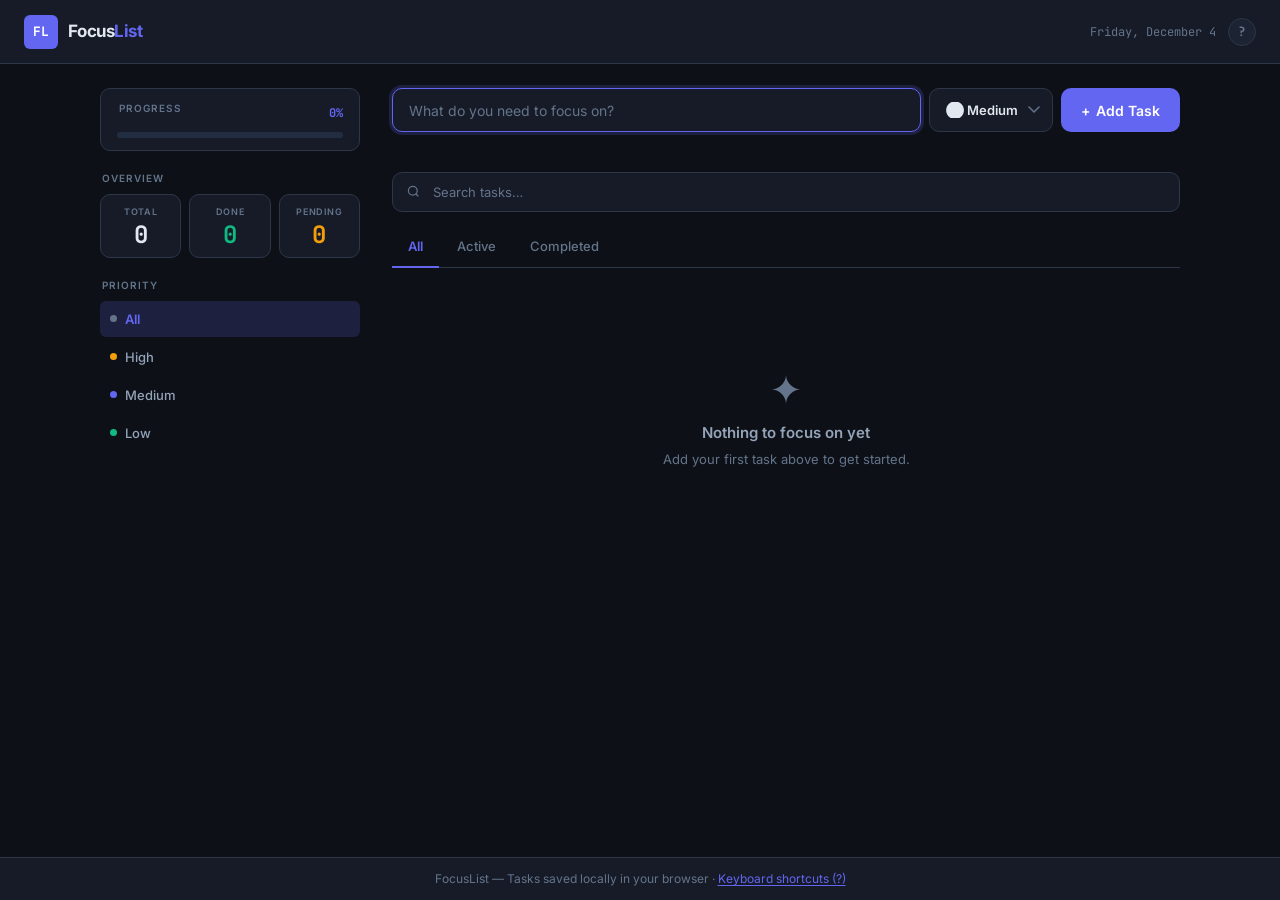
<file: index.html>
<!DOCTYPE html>
<html lang="en">
<head>
  <meta charset="UTF-8">
  <meta name="viewport" content="width=device-width, initial-scale=1, viewport-fit=cover">
  <meta name="description" content="FocusList — A clean, accessible task management app to organize your daily tasks with priority tracking, smart filters, and local persistence.">
  <meta name="theme-color" content="#111827">
  <meta name="color-scheme" content="dark">

  <!-- Open Graph -->
  <meta property="og:title" content="FocusList — Stay Focused">
  <meta property="og:description" content="A clean, accessible task management app to organize your daily tasks.">
  <meta property="og:type" content="website">

  <title>FocusList — Stay Focused</title>

  <!-- Favicon (inline SVG data URI) -->
  <link rel="icon" href="data:image/svg+xml,<svg xmlns='http://www.w3.org/2000/svg' viewBox='0 0 32 32'><rect width='32' height='32' rx='7' fill='%236366f1'/><text x='6' y='22' font-family='monospace' font-weight='700' font-size='15' fill='white'>FL</text></svg>">

  <!-- Fonts -->
  <link rel="preconnect" href="https://fonts.googleapis.com">
  <link rel="preconnect" href="https://fonts.gstatic.com" crossorigin>
  <link href="https://fonts.googleapis.com/css2?family=Inter:wght@400;500;600;700&family=JetBrains+Mono:wght@500;700&display=swap" rel="stylesheet">

  <link rel="stylesheet" href="style.css">
</head>
<body>

<!-- ── SKIP NAVIGATION ── -->
<a href="#main-content" class="skip-link">Skip to main content</a>

<!-- ── TOAST CONTAINER ── -->
<div id="toastContainer" class="toast-container" aria-live="polite" aria-atomic="false"></div>

<!-- ── KEYBOARD SHORTCUTS MODAL ── -->
<div id="shortcutsModal" class="modal-overlay" role="dialog" aria-modal="true" aria-labelledby="shortcutsTitle" hidden>
  <div class="modal-box">
    <div class="modal-header">
      <h2 id="shortcutsTitle" class="modal-title">Keyboard Shortcuts</h2>
      <button class="modal-close" id="shortcutsClose" aria-label="Close shortcuts dialog" type="button">✕</button>
    </div>
    <dl class="shortcuts-list">
      <div class="shortcut-row"><dt><kbd>N</kbd></dt><dd>Focus new task input</dd></div>
      <div class="shortcut-row"><dt><kbd>/</kbd></dt><dd>Focus search</dd></div>
      <div class="shortcut-row"><dt><kbd>?</kbd></dt><dd>Show this dialog</dd></div>
      <div class="shortcut-row"><dt><kbd>1</kbd> <kbd>2</kbd> <kbd>3</kbd></dt><dd>Switch status filter</dd></div>
      <div class="shortcut-row"><dt><kbd>Esc</kbd></dt><dd>Close dialog / cancel edit</dd></div>
      <div class="shortcut-row"><dt><kbd>Enter</kbd></dt><dd>Add task / save edit</dd></div>
    </dl>
  </div>
</div>

<div class="app" id="app">

  <!-- ── HEADER ── -->
  <header role="banner">
    <div class="logo" aria-label="FocusList application">
      <div class="logo-mark" aria-hidden="true">FL</div>
      <div class="logo-name">Focus<span>List</span></div>
    </div>

    <div class="header-right">
      <time class="header-date" id="headerDate" aria-live="polite"></time>
      <button
        class="shortcuts-btn"
        id="shortcutsBtn"
        type="button"
        aria-label="View keyboard shortcuts"
        title="Keyboard shortcuts (?)"
      >?</button>
    </div>
  </header>

  <!-- ── MAIN ── -->
  <main id="main-content" role="main">

    <!-- SIDEBAR -->
    <aside class="sidebar" aria-label="Task statistics and filters">

      <!-- Progress Bar -->
      <section class="progress-section" aria-label="Task completion progress">
        <div class="progress-header">
          <span class="section-label">Progress</span>
          <span class="progress-pct" id="progressPct" aria-live="polite">0%</span>
        </div>
        <div
          class="progress-bar-track"
          role="progressbar"
          aria-valuenow="0"
          aria-valuemin="0"
          aria-valuemax="100"
          aria-label="Task completion percentage"
          id="progressBar"
        >
          <div class="progress-bar-fill" id="progressFill"></div>
        </div>
      </section>

      <!-- Statistics -->
      <section class="stats-block" aria-label="Task statistics">
        <h2 class="section-label">Overview</h2>
        <div class="stats-grid" role="group" aria-label="Task counts">
          <div class="stat-card total-card" role="status">
            <div class="stat-label" id="lbl-total">Total</div>
            <div class="stat-value total-v" id="statTotal" aria-labelledby="lbl-total">0</div>
          </div>
          <div class="stat-card done-card" role="status">
            <div class="stat-label" id="lbl-done">Done</div>
            <div class="stat-value done-v" id="statDone" aria-labelledby="lbl-done">0</div>
          </div>
          <div class="stat-card pend-card" role="status">
            <div class="stat-label" id="lbl-pend">Pending</div>
            <div class="stat-value pend-v" id="statPend" aria-labelledby="lbl-pend">0</div>
          </div>
        </div>
      </section>

      <!-- Priority Filter -->
      <nav class="filter-group" aria-label="Filter by priority">
        <h2 class="section-label">Priority</h2>
        <div class="filter-row" id="prioFilters" role="group" aria-label="Priority filter buttons">
          <button class="filter-btn active" data-prio="All" aria-pressed="true">
            <span class="dot dot-all" aria-hidden="true"></span>All
          </button>
          <button class="filter-btn" data-prio="High" aria-pressed="false">
            <span class="dot dot-high" aria-hidden="true"></span>High
          </button>
          <button class="filter-btn" data-prio="Medium" aria-pressed="false">
            <span class="dot dot-med" aria-hidden="true"></span>Medium
          </button>
          <button class="filter-btn" data-prio="Low" aria-pressed="false">
            <span class="dot dot-low" aria-hidden="true"></span>Low
          </button>
        </div>
      </nav>

      <!-- Clear Completed -->
      <div class="sidebar-footer">
        <button
          class="clear-btn"
          id="clearCompleted"
          type="button"
          aria-label="Clear all completed tasks"
          hidden
        >Clear Completed</button>
      </div>
    </aside>

    <!-- MAIN PANEL -->
    <section class="panel" aria-label="Task management">

      <!-- Add Task Form -->
      <form class="add-form" id="addForm" aria-label="Add new task" novalidate>
        <label for="taskInput" class="sr-only">Task title</label>
        <input
          class="add-input"
          id="taskInput"
          type="text"
          placeholder="What do you need to focus on?"
          maxlength="200"
          autocomplete="off"
          aria-label="Enter task title"
          aria-describedby="task-hint inputError"
          aria-required="true"
        >
        <span id="task-hint" class="sr-only">Press Enter or click Add Task to save. Maximum 200 characters.</span>

        <label for="prioSelect" class="sr-only">Priority level</label>
        <select class="prio-select" id="prioSelect" aria-label="Select task priority">
          <option value="Medium">⬤ Medium</option>
          <option value="High">⬤ High</option>
          <option value="Low">⬤ Low</option>
        </select>

        <button class="add-btn" id="addBtn" type="submit" aria-label="Add new task">
          <span aria-hidden="true">+</span> Add Task
        </button>
      </form>

      <!-- Validation message -->
      <div id="inputError" class="input-error" role="alert" aria-live="assertive" aria-atomic="true"></div>

      <!-- Search -->
      <div class="search-bar">
        <svg class="search-icon" aria-hidden="true" viewBox="0 0 20 20" fill="none" width="16" height="16">
          <circle cx="8.5" cy="8.5" r="5.5" stroke="currentColor" stroke-width="1.5"/>
          <path d="M15 15l-2.5-2.5" stroke="currentColor" stroke-width="1.5" stroke-linecap="round"/>
        </svg>
        <label for="searchInput" class="sr-only">Search tasks</label>
        <input
          class="search-input"
          id="searchInput"
          type="search"
          placeholder="Search tasks…"
          aria-label="Search tasks by title"
          autocomplete="off"
        >
        <button class="search-clear" id="searchClear" type="button" aria-label="Clear search" hidden>✕</button>
      </div>

      <!-- Status Tabs -->
      <div class="status-tabs" id="statusTabs" role="tablist" aria-label="Filter tasks by status">
        <button class="tab-btn active" data-status="All"       role="tab" aria-selected="true"  aria-controls="taskList">All</button>
        <button class="tab-btn"        data-status="Active"    role="tab" aria-selected="false" aria-controls="taskList">Active</button>
        <button class="tab-btn"        data-status="Completed" role="tab" aria-selected="false" aria-controls="taskList">Completed</button>
      </div>

      <!-- Task count summary -->
      <div class="list-summary" id="listSummary" aria-live="polite" aria-atomic="true"></div>

      <!-- Task List -->
      <div
        class="task-list"
        id="taskList"
        role="list"
        aria-label="Task list"
      ></div>

      <!-- Screen reader announcements -->
      <div id="srAnnounce" class="sr-only" aria-live="assertive" aria-atomic="true"></div>

    </section>
  </main>

  <!-- ── FOOTER ── -->
  <footer role="contentinfo">
    <p>FocusList &mdash; Tasks saved locally in your browser &middot; <button class="link-btn" id="shortcutsBtnFooter" type="button">Keyboard shortcuts (?)</button></p>
  </footer>
</div>

<script src="app.js"></script>
</body>
</html>
</file>
<file: style.css>
/* ============================================================
   FocusList — style.css
   Architecture:
     1.  Design Tokens (CSS custom properties)
     2.  Reset & Base
     3.  Reduced Motion
     4.  Accessibility Utilities
     5.  Layout
     6.  Header
     7.  Sidebar
     8.  Progress
     9.  Statistics
    10.  Filters
    11.  Main Panel
    12.  Add Form
    13.  Validation
    14.  Search
    15.  Status Tabs
    16.  List Summary
    17.  Task List & Items
    18.  Checkbox
    19.  Task Body & Badges
    20.  Task Actions
    21.  Inline Edit
    22.  Empty State
    23.  Toast Notifications
    24.  Modal / Shortcuts
    25.  Footer
    26.  Scrollbar
    27.  Responsive — Tablet
    28.  Responsive — Mobile
    29.  High Contrast / Forced Colors
   ============================================================ */

/* ── 1. DESIGN TOKENS ── */
:root {
  /* Palette */
  --bg:           #0d1117;
  --surface:      #161b27;
  --surface2:     #1c2333;
  --surface3:     #222d42;
  --border:       #2d3748;
  --border-focus: #6366f1;

  /* Text */
  --text:         #e2e8f0;
  --text-muted:   #64748b;
  --text-subtle:  #94a3b8;

  /* Brand */
  --accent:       #6366f1;
  --accent-hover: #4f52d4;
  --accent-glow:  rgba(99, 102, 241, 0.18);
  --accent-glow2: rgba(99, 102, 241, 0.08);

  /* Priority */
  --high:         #f59e0b;
  --high-bg:      rgba(245, 158, 11, 0.12);
  --med:          #6366f1;
  --med-bg:       rgba(99, 102, 241, 0.12);
  --low:          #10b981;
  --low-bg:       rgba(16, 185, 129, 0.12);

  /* Semantic */
  --danger:       #f43f5e;
  --danger-bg:    rgba(244, 63, 94, 0.12);
  --success:      #10b981;
  --success-bg:   rgba(16, 185, 129, 0.12);
  --warning:      #f59e0b;
  --warning-bg:   rgba(245, 158, 11, 0.12);

  /* Done state */
  --done-text:    #4a5568;
  --done-opacity: 0.55;

  /* Spacing scale */
  --sp-1: 4px;
  --sp-2: 8px;
  --sp-3: 12px;
  --sp-4: 16px;
  --sp-5: 20px;
  --sp-6: 24px;
  --sp-8: 32px;

  /* Border radius */
  --r-sm: 6px;
  --r-md: 10px;
  --r-lg: 14px;
  --r-xl: 18px;
  --r-full: 9999px;

  /* Typography */
  --font-sans:  'Inter', system-ui, -apple-system, sans-serif;
  --font-mono:  'JetBrains Mono', 'Fira Code', monospace;

  /* Shadows */
  --shadow-sm:  0 1px 3px rgba(0,0,0,.4), 0 1px 2px rgba(0,0,0,.25);
  --shadow-md:  0 4px 12px rgba(0,0,0,.5);
  --shadow-lg:  0 10px 30px rgba(0,0,0,.6);

  /* Transitions */
  --t-fast: 0.12s ease;
  --t-base: 0.2s ease;
  --t-slow: 0.3s ease;

  /* Layout */
  --sidebar-w:    260px;
  --content-max:  1120px;
  --header-h:     64px;

  /* Safe areas */
  box-sizing: border-box;
  padding-top: env(safe-area-inset-top, 0px);
  padding-bottom: env(safe-area-inset-bottom, 0px);
}

/* ── 2. RESET & BASE ── */
*, *::before, *::after {
  box-sizing: inherit;
  margin: 0;
  padding: 0;
}

html {
  height: 100%;
  scroll-padding-top: calc(var(--header-h) + env(safe-area-inset-top, 0px));
  -webkit-text-size-adjust: 100%;
  text-size-adjust: 100%;
}

body {
  font-family: var(--font-sans);
  background: var(--bg);
  color: var(--text);
  min-height: 100%;
  line-height: 1.5;
  -webkit-font-smoothing: antialiased;
  -moz-osx-font-smoothing: grayscale;
  overflow-x: hidden;
}

/* ── 3. REDUCED MOTION ── */
@media (prefers-reduced-motion: reduce) {
  *, *::before, *::after {
    transition-duration: 0.01ms !important;
    animation-duration:  0.01ms !important;
    animation-iteration-count: 1 !important;
  }
}

/* ── 4. ACCESSIBILITY UTILITIES ── */
.sr-only {
  position: absolute;
  width: 1px; height: 1px;
  padding: 0; margin: -1px;
  overflow: hidden;
  clip: rect(0, 0, 0, 0);
  white-space: nowrap;
  border: 0;
}

/* Skip link */
.skip-link {
  position: absolute;
  top: -100%;
  left: 16px;
  background: var(--accent);
  color: #fff;
  padding: 10px 20px;
  border-radius: 0 0 var(--r-md) var(--r-md);
  font-size: 14px;
  font-weight: 600;
  text-decoration: none;
  z-index: 9999;
  transition: top var(--t-fast);
}
.skip-link:focus { top: 0; outline: 3px solid #fff; outline-offset: 2px; }

/* Focus ring — consistent visible state */
:focus-visible {
  outline: 2px solid var(--accent);
  outline-offset: 2px;
  border-radius: var(--r-sm);
}
/* Remove default for mouse users */
:focus:not(:focus-visible) { outline: none; }

/* ── 5. LAYOUT ── */
.app {
  display: flex;
  flex-direction: column;
  min-height: 100vh;
}

main {
  display: grid;
  grid-template-columns: var(--sidebar-w) 1fr;
  flex: 1;
  max-width: var(--content-max);
  width: 100%;
  margin: 0 auto;
  padding: var(--sp-6) var(--sp-5);
  align-items: start;
  gap: var(--sp-8);
  contain: layout;
}

/* ── 6. HEADER ── */
header {
  height: var(--header-h);
  padding: 0 var(--sp-6);
  border-bottom: 1px solid var(--border);
  display: flex;
  align-items: center;
  justify-content: space-between;
  background: var(--surface);
  position: sticky;
  top: 0;
  z-index: 100;
  will-change: transform;
  contain: layout style;
  top: env(safe-area-inset-top, 0);
}

.logo {
  display: flex;
  align-items: center;
  gap: var(--sp-2) + 2px;
  gap: 10px;
  user-select: none;
}

.logo-mark {
  width: 34px; height: 34px;
  background: var(--accent);
  border-radius: var(--r-sm);
  display: flex;
  align-items: center;
  justify-content: center;
  font-family: var(--font-mono);
  font-weight: 700;
  font-size: 13px;
  color: #fff;
  letter-spacing: -0.02em;
  flex-shrink: 0;
}

.logo-name {
  font-size: 17px;
  font-weight: 700;
  letter-spacing: -0.03em;
  color: var(--text);
}
.logo-name span { color: var(--accent); }

.header-right {
  display: flex;
  align-items: center;
  gap: var(--sp-3);
}

.header-date {
  font-size: 12px;
  color: var(--text-muted);
  font-family: var(--font-mono);
}

.shortcuts-btn {
  width: 28px; height: 28px;
  background: var(--surface2);
  border: 1px solid var(--border);
  border-radius: var(--r-full);
  color: var(--text-muted);
  font-family: var(--font-mono);
  font-size: 13px;
  font-weight: 700;
  cursor: pointer;
  display: flex;
  align-items: center;
  justify-content: center;
  transition: border-color var(--t-fast), color var(--t-fast);
}
.shortcuts-btn:hover { border-color: var(--accent); color: var(--accent); }

/* ── 7. SIDEBAR ── */
.sidebar {
  position: sticky;
  top: calc(var(--header-h) + var(--sp-6));
}

.section-label {
  font-size: 10px;
  color: var(--text-muted);
  text-transform: uppercase;
  letter-spacing: 0.1em;
  font-weight: 600;
  display: block;
  margin-bottom: var(--sp-2);
  padding-left: 2px;
}

/* ── 8. PROGRESS ── */
.progress-section {
  margin-bottom: var(--sp-5);
  background: var(--surface);
  border: 1px solid var(--border);
  border-radius: var(--r-md);
  padding: var(--sp-3) var(--sp-4);
}

.progress-header {
  display: flex;
  justify-content: space-between;
  align-items: center;
  margin-bottom: var(--sp-2);
}

.progress-pct {
  font-family: var(--font-mono);
  font-size: 12px;
  font-weight: 700;
  color: var(--accent);
}

.progress-bar-track {
  height: 6px;
  background: var(--surface3);
  border-radius: var(--r-full);
  overflow: hidden;
}

.progress-bar-fill {
  height: 100%;
  width: 0%;
  background: linear-gradient(90deg, var(--accent), var(--low));
  border-radius: var(--r-full);
  transition: width var(--t-slow);
  will-change: width;
}

/* ── 9. STATISTICS ── */
.stats-block { margin-bottom: var(--sp-5); }

.stats-grid {
  display: grid;
  grid-template-columns: 1fr 1fr 1fr;
  gap: var(--sp-2);
}

.stat-card {
  background: var(--surface);
  border: 1px solid var(--border);
  border-radius: var(--r-md);
  padding: var(--sp-3) var(--sp-2) + 2px;
  padding: 10px;
  text-align: center;
  transition: border-color var(--t-base);
}
.stat-card:hover { border-color: var(--accent); }

.stat-label {
  font-size: 9px;
  color: var(--text-muted);
  text-transform: uppercase;
  letter-spacing: 0.08em;
  font-weight: 600;
  margin-bottom: 4px;
  display: block;
}

.stat-value {
  font-family: var(--font-mono);
  font-size: 24px;
  font-weight: 700;
  line-height: 1;
  display: block;
  min-width: 2ch;
  transition: color var(--t-base);
}
.total-v { color: var(--text); }
.done-v  { color: var(--success); }
.pend-v  { color: var(--warning); }

/* ── 10. FILTERS ── */
.filter-group { margin-bottom: var(--sp-4); }

.filter-row {
  display: flex;
  flex-direction: column;
  gap: 2px;
}

.filter-btn {
  display: flex;
  align-items: center;
  gap: var(--sp-2);
  width: 100%;
  background: none;
  border: none;
  cursor: pointer;
  text-align: left;
  color: var(--text-subtle);
  font-family: var(--font-sans);
  font-size: 13px;
  font-weight: 500;
  padding: 7px 10px;
  border-radius: var(--r-sm);
  transition: background var(--t-fast), color var(--t-fast);
  min-height: 36px;
}
.filter-btn:hover { background: var(--surface2); color: var(--text); }
.filter-btn.active,
.filter-btn[aria-pressed="true"] {
  background: var(--accent-glow);
  color: var(--accent);
  font-weight: 600;
}

.dot {
  display: inline-block;
  width: 7px; height: 7px;
  border-radius: 50%;
  flex-shrink: 0;
}
.dot-all  { background: var(--text-muted); }
.dot-high { background: var(--high); }
.dot-med  { background: var(--med); }
.dot-low  { background: var(--low); }

.sidebar-footer { margin-top: var(--sp-4); }

.clear-btn {
  background: none;
  border: 1px solid var(--border);
  border-radius: var(--r-sm);
  color: var(--text-muted);
  font-family: var(--font-sans);
  font-size: 12px;
  font-weight: 500;
  padding: 6px 12px;
  cursor: pointer;
  transition: border-color var(--t-fast), color var(--t-fast), background var(--t-fast);
  width: 100%;
}
.clear-btn:hover {
  border-color: var(--danger);
  color: var(--danger);
  background: var(--danger-bg);
}

/* ── 11. MAIN PANEL ── */
.panel { flex: 1; min-width: 0; }

/* ── 12. ADD FORM ── */
.add-form {
  display: flex;
  gap: var(--sp-2);
  margin-bottom: var(--sp-3);
  flex-wrap: wrap;
}

.add-input {
  flex: 1;
  min-width: 180px;
  background: var(--surface);
  border: 1px solid var(--border);
  border-radius: var(--r-md);
  padding: 11px var(--sp-4);
  font-family: var(--font-sans);
  font-size: 14px;
  color: var(--text);
  outline: none;
  transition: border-color var(--t-fast), box-shadow var(--t-fast);
  min-height: 44px;
}
.add-input:focus {
  border-color: var(--border-focus);
  box-shadow: 0 0 0 3px var(--accent-glow);
}
.add-input::placeholder { color: var(--text-muted); }
.add-input.error {
  border-color: var(--danger);
  box-shadow: 0 0 0 3px var(--danger-bg);
}

.prio-select {
  background: var(--surface);
  border: 1px solid var(--border);
  border-radius: var(--r-md);
  padding: 11px var(--sp-4);
  font-family: var(--font-sans);
  font-size: 13px;
  font-weight: 600;
  color: var(--text);
  outline: none;
  cursor: pointer;
  transition: border-color var(--t-fast);
  appearance: none;
  -webkit-appearance: none;
  min-width: 116px;
  min-height: 44px;
  background-image: url("data:image/svg+xml,%3Csvg xmlns='http://www.w3.org/2000/svg' width='12' height='8' viewBox='0 0 12 8'%3E%3Cpath d='M1 1l5 5 5-5' stroke='%2364748b' stroke-width='1.5' fill='none' stroke-linecap='round'/%3E%3C/svg%3E");
  background-repeat: no-repeat;
  background-position: right 12px center;
  padding-right: 34px;
}
.prio-select:focus { border-color: var(--border-focus); box-shadow: 0 0 0 3px var(--accent-glow); }
.prio-select option { background: var(--surface2); }

.add-btn {
  background: var(--accent);
  border: none;
  border-radius: var(--r-md);
  color: #fff;
  font-family: var(--font-sans);
  font-size: 14px;
  font-weight: 600;
  padding: 11px var(--sp-5);
  cursor: pointer;
  transition: background var(--t-fast), transform var(--t-fast), box-shadow var(--t-fast);
  white-space: nowrap;
  min-height: 44px;
  display: flex;
  align-items: center;
  gap: 6px;
}
.add-btn:hover  { background: var(--accent-hover); box-shadow: var(--shadow-sm); }
.add-btn:active { transform: scale(0.97); }

/* ── 13. VALIDATION ERROR ── */
.input-error {
  font-size: 12px;
  color: var(--danger);
  padding-left: 4px;
  min-height: 20px;
  margin-bottom: var(--sp-2);
  display: flex;
  align-items: center;
  gap: 4px;
}
.input-error:not(:empty)::before {
  content: '⚠';
  font-size: 11px;
}

/* ── 14. SEARCH ── */
.search-bar {
  position: relative;
  margin-bottom: var(--sp-4);
}

.search-icon {
  position: absolute;
  left: 14px;
  top: 50%;
  transform: translateY(-50%);
  color: var(--text-muted);
  pointer-events: none;
}

.search-input {
  width: 100%;
  background: var(--surface);
  border: 1px solid var(--border);
  border-radius: var(--r-md);
  padding: 10px var(--sp-4) 10px 40px;
  font-family: var(--font-sans);
  font-size: 13px;
  color: var(--text);
  outline: none;
  transition: border-color var(--t-fast), box-shadow var(--t-fast);
  -webkit-appearance: none;
  min-height: 40px;
}
.search-input:focus {
  border-color: var(--border-focus);
  box-shadow: 0 0 0 3px var(--accent-glow);
}
.search-input::placeholder { color: var(--text-muted); }
.search-input::-webkit-search-cancel-button { display: none; }

.search-clear {
  position: absolute;
  right: 10px;
  top: 50%;
  transform: translateY(-50%);
  background: var(--surface2);
  border: none;
  border-radius: var(--r-full);
  color: var(--text-muted);
  font-size: 11px;
  width: 20px; height: 20px;
  display: flex;
  align-items: center;
  justify-content: center;
  cursor: pointer;
  transition: color var(--t-fast), background var(--t-fast);
}
.search-clear:hover { color: var(--danger); background: var(--danger-bg); }
.search-clear[hidden] { display: none; }

/* ── 15. STATUS TABS ── */
.status-tabs {
  display: flex;
  gap: 2px;
  margin-bottom: var(--sp-2);
  border-bottom: 1px solid var(--border);
}

.tab-btn {
  background: none;
  border: none;
  cursor: pointer;
  font-family: var(--font-sans);
  font-size: 13px;
  font-weight: 500;
  color: var(--text-muted);
  padding: 8px var(--sp-4) 10px;
  border-bottom: 2px solid transparent;
  margin-bottom: -1px;
  transition: color var(--t-fast), border-color var(--t-fast);
  min-height: 40px;
  white-space: nowrap;
}
.tab-btn:hover { color: var(--text); }
.tab-btn.active,
.tab-btn[aria-selected="true"] {
  color: var(--accent);
  border-bottom-color: var(--accent);
  font-weight: 600;
}

/* ── 16. LIST SUMMARY ── */
.list-summary {
  font-size: 12px;
  color: var(--text-muted);
  margin-bottom: var(--sp-3);
  padding-left: 2px;
  min-height: 18px;
}

/* ── 17. TASK LIST & ITEMS ── */
.task-list {
  display: flex;
  flex-direction: column;
  gap: var(--sp-2);
  contain: content;
}

.task-item {
  background: var(--surface);
  border: 1px solid var(--border);
  border-left: 3px solid transparent;
  border-radius: var(--r-md);
  padding: 13px var(--sp-4);
  display: flex;
  align-items: flex-start;
  gap: var(--sp-3);
  transition: border-color var(--t-fast), background var(--t-fast), opacity var(--t-fast);
  contain: layout style;
  /* Entrance animation */
  animation: taskIn 0.2s ease both;
}

@keyframes taskIn {
  from { opacity: 0; transform: translateY(-6px); }
  to   { opacity: 1; transform: translateY(0); }
}

@media (prefers-reduced-motion: reduce) {
  .task-item { animation: none; }
}

.task-item:hover { background: var(--surface2); }

/* Priority accent */
.task-item[data-priority="High"]   { border-left-color: var(--high); }
.task-item[data-priority="Medium"] { border-left-color: var(--med);  }
.task-item[data-priority="Low"]    { border-left-color: var(--low);  }

/* Done state */
.task-item.done { opacity: var(--done-opacity); }
.task-item.done .task-title {
  text-decoration: line-through;
  color: var(--done-text);
}

/* Deleting animation */
.task-item.removing {
  animation: taskOut 0.2s ease forwards;
}
@keyframes taskOut {
  to { opacity: 0; transform: scale(0.96); height: 0; padding: 0; margin: 0; border: 0; }
}

/* ── 18. CHECKBOX ── */
.check-btn {
  width: 20px; height: 20px;
  min-width: 20px;
  border-radius: var(--r-sm);
  border: 2px solid var(--border);
  background: none;
  cursor: pointer;
  display: flex;
  align-items: center;
  justify-content: center;
  transition: border-color var(--t-fast), background var(--t-fast);
  margin-top: 2px;
  padding: 0;
  position: relative;
  flex-shrink: 0;
}
/* Expanded touch target */
.check-btn::before {
  content: '';
  position: absolute;
  inset: -10px;
}
.check-btn:hover { border-color: var(--low); }
.check-btn.checked { background: var(--low); border-color: var(--low); }
.check-btn .tick { color: #fff; font-size: 10px; display: none; line-height: 1; font-weight: 700; }
.check-btn.checked .tick { display: block; }

/* ── 19. TASK BODY & BADGES ── */
.task-body  { flex: 1; min-width: 0; }
.task-title {
  font-size: 14px;
  font-weight: 500;
  word-break: break-word;
  line-height: 1.45;
  color: var(--text);
}
.task-meta {
  display: flex;
  align-items: center;
  gap: var(--sp-2);
  margin-top: 5px;
  flex-wrap: wrap;
}

.priority-badge {
  font-size: 10px;
  font-weight: 700;
  padding: 2px 8px;
  border-radius: var(--r-full);
  font-family: var(--font-mono);
  letter-spacing: 0.03em;
  pointer-events: none;
  user-select: none;
}
.badge-High   { background: var(--high-bg); color: var(--high); }
.badge-Medium { background: var(--med-bg);  color: var(--med);  }
.badge-Low    { background: var(--low-bg);  color: var(--low);  }

.task-created {
  font-size: 10px;
  color: var(--text-muted);
  font-family: var(--font-mono);
}

/* ── 20. TASK ACTIONS ── */
.task-actions {
  display: flex;
  gap: 2px;
  opacity: 0;
  transition: opacity var(--t-fast);
  flex-shrink: 0;
}
.task-item:hover  .task-actions,
.task-item:focus-within .task-actions { opacity: 1; }

/* Always visible on touch devices */
@media (hover: none) {
  .task-actions { opacity: 1; }
}

.icon-btn {
  background: none;
  border: none;
  cursor: pointer;
  color: var(--text-muted);
  padding: 5px;
  border-radius: var(--r-sm);
  font-size: 14px;
  transition: color var(--t-fast), background var(--t-fast);
  line-height: 1;
  min-width: 30px;
  min-height: 30px;
  display: flex;
  align-items: center;
  justify-content: center;
}
.icon-btn:hover      { background: var(--surface3); }
.icon-btn.edit:hover { color: var(--accent); }
.icon-btn.del:hover  { color: var(--danger); background: var(--danger-bg); }

/* ── 21. INLINE EDIT INPUT ── */
.task-edit-input {
  background: var(--surface3);
  border: 1px solid var(--accent);
  border-radius: var(--r-sm);
  padding: 4px 10px;
  font-family: var(--font-sans);
  font-size: 14px;
  font-weight: 500;
  color: var(--text);
  outline: none;
  width: 100%;
  box-shadow: 0 0 0 3px var(--accent-glow);
}

/* ── 22. EMPTY STATE ── */
.empty-state {
  text-align: center;
  padding: 64px var(--sp-5);
  color: var(--text-muted);
}
.empty-icon {
  font-size: 40px;
  margin-bottom: var(--sp-3);
  line-height: 1;
  display: block;
}
.empty-title {
  font-size: 15px;
  font-weight: 600;
  color: var(--text-subtle);
  margin-bottom: var(--sp-1);
}
.empty-msg { font-size: 13px; line-height: 1.6; }

/* ── 23. TOAST NOTIFICATIONS ── */
.toast-container {
  position: fixed;
  bottom: var(--sp-5);
  left: 50%;
  transform: translateX(-50%);
  z-index: 9999;
  display: flex;
  flex-direction: column;
  align-items: center;
  gap: var(--sp-2);
  pointer-events: none;
  width: min(400px, calc(100vw - 32px));
}

.toast {
  background: var(--surface2);
  border: 1px solid var(--border);
  border-radius: var(--r-md);
  padding: 12px var(--sp-4);
  display: flex;
  align-items: center;
  justify-content: space-between;
  gap: var(--sp-3);
  box-shadow: var(--shadow-md);
  pointer-events: all;
  width: 100%;
  animation: toastIn 0.2s ease both;
  font-size: 13px;
  font-weight: 500;
}
@keyframes toastIn {
  from { opacity: 0; transform: translateY(12px) scale(0.97); }
  to   { opacity: 1; transform: translateY(0) scale(1); }
}
.toast.leaving {
  animation: toastOut 0.2s ease forwards;
}
@keyframes toastOut {
  to { opacity: 0; transform: scale(0.95); }
}
.toast-undo {
  background: none;
  border: 1px solid var(--accent);
  border-radius: var(--r-sm);
  color: var(--accent);
  font-size: 12px;
  font-weight: 600;
  padding: 4px 10px;
  cursor: pointer;
  transition: background var(--t-fast);
  white-space: nowrap;
  flex-shrink: 0;
}
.toast-undo:hover { background: var(--accent-glow); }

.toast.toast-success { border-color: var(--success); }
.toast.toast-error   { border-color: var(--danger); }

/* ── 24. MODAL / SHORTCUTS ── */
.modal-overlay {
  position: fixed;
  inset: 0;
  background: rgba(0,0,0,.7);
  z-index: 9998;
  display: flex;
  align-items: center;
  justify-content: center;
  padding: var(--sp-4);
  animation: fadeIn 0.15s ease both;
}
.modal-overlay[hidden] { display: none; }

@keyframes fadeIn {
  from { opacity: 0; }
  to   { opacity: 1; }
}

.modal-box {
  background: var(--surface);
  border: 1px solid var(--border);
  border-radius: var(--r-xl);
  padding: var(--sp-6);
  width: min(420px, calc(100vw - 32px));
  box-shadow: var(--shadow-lg);
  animation: slideUp 0.2s ease both;
}
@keyframes slideUp {
  from { transform: translateY(20px) scale(0.97); opacity: 0; }
  to   { transform: translateY(0) scale(1); opacity: 1; }
}

.modal-header {
  display: flex;
  justify-content: space-between;
  align-items: center;
  margin-bottom: var(--sp-5);
}

.modal-title { font-size: 16px; font-weight: 700; }

.modal-close {
  background: var(--surface2);
  border: 1px solid var(--border);
  border-radius: var(--r-full);
  color: var(--text-muted);
  width: 28px; height: 28px;
  font-size: 12px;
  cursor: pointer;
  display: flex;
  align-items: center;
  justify-content: center;
  transition: color var(--t-fast), border-color var(--t-fast);
}
.modal-close:hover { color: var(--danger); border-color: var(--danger); }

.shortcuts-list { list-style: none; display: flex; flex-direction: column; gap: var(--sp-2); }

.shortcut-row {
  display: flex;
  justify-content: space-between;
  align-items: center;
  padding: 8px 10px;
  background: var(--surface2);
  border-radius: var(--r-sm);
  font-size: 13px;
}
.shortcut-row dt {
  display: flex;
  gap: 4px;
  font-weight: 500;
}
.shortcut-row dd { color: var(--text-subtle); margin: 0; }

kbd {
  background: var(--surface3);
  border: 1px solid var(--border);
  border-radius: 4px;
  padding: 2px 7px;
  font-family: var(--font-mono);
  font-size: 11px;
  color: var(--text);
  box-shadow: 0 1px 0 var(--border);
}

/* ── 25. FOOTER ── */
footer {
  border-top: 1px solid var(--border);
  padding: var(--sp-3) var(--sp-6);
  text-align: center;
  font-size: 12px;
  color: var(--text-muted);
  background: var(--surface);
}

.link-btn {
  background: none;
  border: none;
  color: var(--accent);
  font-family: var(--font-sans);
  font-size: 12px;
  cursor: pointer;
  padding: 0;
  text-decoration: underline;
  text-underline-offset: 2px;
}
.link-btn:hover { color: var(--accent-hover); }

/* ── 26. SCROLLBAR ── */
::-webkit-scrollbar       { width: 6px; }
::-webkit-scrollbar-track { background: transparent; }
::-webkit-scrollbar-thumb { background: var(--border); border-radius: 3px; }
::-webkit-scrollbar-thumb:hover { background: var(--text-muted); }

/* ── 27. RESPONSIVE — TABLET (≤800px) ── */
@media (max-width: 800px) {
  main {
    grid-template-columns: 1fr;
    padding: var(--sp-4) var(--sp-3);
    gap: var(--sp-5);
  }

  .sidebar {
    position: static;
    display: grid;
    grid-template-columns: 1fr 1fr;
    gap: var(--sp-4);
    align-items: start;
  }

  .progress-section { grid-column: span 2; }
  .stats-block      { grid-column: span 2; }

  .stats-grid {
    grid-template-columns: 1fr 1fr 1fr;
  }

  .filter-row {
    flex-direction: row;
    flex-wrap: wrap;
    gap: 6px;
  }

  .filter-btn { width: auto; }

  .sidebar-footer { grid-column: span 2; }
}

/* ── 28. RESPONSIVE — MOBILE (≤480px) ── */
@media (max-width: 480px) {
  :root { --header-h: 56px; }

  header { padding: 0 var(--sp-4); }

  .logo-name { font-size: 15px; }
  .header-date { display: none; }

  .add-form {
    flex-direction: column;
  }
  .add-input,
  .prio-select,
  .add-btn {
    width: 100%;
    min-width: unset;
  }

  .stat-value { font-size: 20px; }

  .modal-box { padding: var(--sp-4); }
}

/* ── 29. HIGH CONTRAST / FORCED COLORS ── */
@media (forced-colors: active) {
  .task-item    { border: 2px solid ButtonText; }
  .check-btn    { border: 2px solid ButtonText; }
  .add-btn      { border: 2px solid ButtonText; forced-color-adjust: none; }
  .priority-badge { border: 1px solid ButtonText; }
  .tab-btn.active { border-bottom: 3px solid Highlight; }
}
</file>
